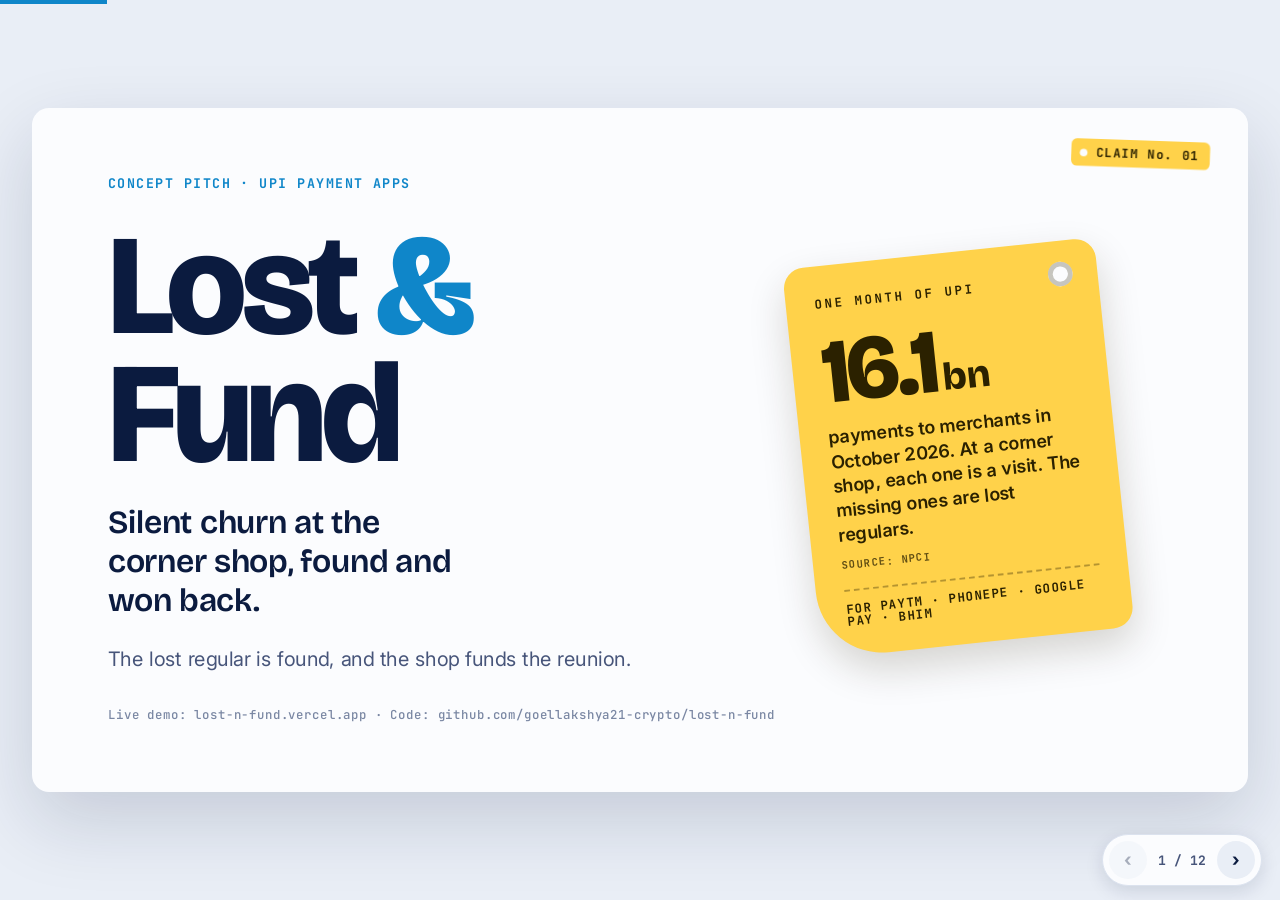
<file: pitch/index.html>
<!doctype html>
<html lang="en">
<head>
<meta charset="utf-8">
<meta name="viewport" content="width=device-width, initial-scale=1, viewport-fit=cover">
<title>Lost &amp; Fund Pitch</title>
<meta name="claude:viewport-fit-sides" content="cover">
<link rel="preconnect" href="https://fonts.googleapis.com">
<link rel="preconnect" href="https://fonts.gstatic.com" crossorigin>
<link rel="stylesheet" href="https://fonts.googleapis.com/css2?family=Bricolage+Grotesque:opsz,wght@12..96,500;12..96,700;12..96,800&family=Inter:wght@400;500;600;700&family=JetBrains+Mono:wght@500;700&display=swap">
<style>
/* Layout: a fixed 1280x720 stage scaled to the window; one slide at a time; a yellow "claim tag" (lost-property office) numbers each slide.
   Numbers rule: the only figures on these slides are public ones with a source (listed on the last slide). Nothing from the simulator. */
:root {
  --paper: #e9eef6;   /* around the stage */
  --slide: #fbfcfe;   /* slide surface */
  --ink: #0b1b3f;
  --ink-2: #47557a;
  --muted: #7a87a3;
  --rule: #dbe2ee;
  --shop: #0f86c9;    /* shop pays (also the brand accent) */
  --split: #b97f00;   /* shop + Paytm */
  --paytm: #4b3fc0;   /* Paytm pays */
  --none: #bcc5d4;    /* no offer */
  --tag: #ffd24a;     /* claim-tag yellow */
  --tag-ink: #2b2100;
  --font-display: "Bricolage Grotesque", "Segoe UI", system-ui, sans-serif;
  --font-body: "Inter", system-ui, -apple-system, "Segoe UI", Roboto, sans-serif;
  --font-mono: "JetBrains Mono", ui-monospace, Consolas, monospace;
  color-scheme: light;
}
@media (prefers-color-scheme: dark) {
  :root:not([data-theme="light"]) {
    --paper: #060b16; --slide: #0d1628; --ink: #e9eef8; --ink-2: #b3bfd6; --muted: #8592ad; --rule: #22304a;
    --shop: #2a9fd8; --split: #be8b22; --paytm: #8279e6; --none: #3a475f; --tag: #f2c230; --tag-ink: #241b00;
    color-scheme: dark;
  }
}
:root[data-theme="dark"] {
  --paper: #060b16; --slide: #0d1628; --ink: #e9eef8; --ink-2: #b3bfd6; --muted: #8592ad; --rule: #22304a;
  --shop: #2a9fd8; --split: #be8b22; --paytm: #8279e6; --none: #3a475f; --tag: #f2c230; --tag-ink: #241b00;
  color-scheme: dark;
}
* { box-sizing: border-box; }
html, body { height: 100%; }
body { margin: 0; background: var(--paper); color: var(--ink); font-family: var(--font-body); overflow: hidden;
  padding-left: max(16px, env(safe-area-inset-left, 0px)); padding-right: max(16px, env(safe-area-inset-right, 0px)); }
a { color: var(--shop); text-decoration-thickness: 1px; text-underline-offset: 3px; }

/* ---------- stage ---------- */
.viewport { position: fixed; inset: 0; }
.stage { position: absolute; left: 50%; top: 50%; width: 1280px; height: 720px; transform-origin: center center;
  background: var(--slide); border-radius: 18px; box-shadow: 0 30px 80px rgba(11, 27, 63, .16); overflow: hidden; }
.slide { position: absolute; inset: 0; padding: 64px 80px 56px; display: flex; flex-direction: column; gap: 22px;
  visibility: hidden; opacity: 0; transition: opacity .35s ease, visibility 0s linear .35s; }
.slide.active { visibility: visible; opacity: 1; transition: opacity .35s ease; }
.claim { position: absolute; top: 34px; right: 40px; font: 700 13px/1 var(--font-mono); letter-spacing: .08em;
  background: var(--tag); color: var(--tag-ink); padding: 8px 12px 8px 26px; border-radius: 6px; transform: rotate(2deg); }
.claim::before { content: ""; position: absolute; left: 9px; top: 50%; width: 8px; height: 8px; margin-top: -4px;
  border-radius: 50%; background: var(--slide); }
.eyebrow { font: 700 14px/1 var(--font-mono); letter-spacing: .14em; text-transform: uppercase; color: var(--shop); }
h1, h2, h3 { font-family: var(--font-display); margin: 0; text-wrap: balance; letter-spacing: -.02em; }
h2 { font-size: 50px; line-height: 1.05; font-weight: 800; max-width: 22ch; }
h3 { font-size: 24px; font-weight: 700; }
p { margin: 0; font-size: 21px; line-height: 1.5; color: var(--ink-2); max-width: 60ch; }
.small { font-size: 16px; color: var(--muted); }
.mark { background: linear-gradient(transparent 68%, color-mix(in srgb, var(--tag) 60%, transparent) 68%); color: var(--ink); padding: 0 2px; }
.stage.instant .slide { transition: none; }
.row { display: grid; gap: 40px; flex: 1; min-height: 0; align-items: center; }
.cols-2 { grid-template-columns: 1fr 1fr; }
.cols-2-wide { grid-template-columns: 1.05fr 1.25fr; }
.cols-3 { grid-template-columns: repeat(3, 1fr); align-items: start; flex: 0 0 auto; margin-top: 18px; }
.cols-3 .card { border-top: 4px solid var(--shop); }
.cols-3 .card h3 { font-size: 30px; line-height: 1.1; }
.cols-3 .card p { font-size: 20px; }
.stack { display: flex; flex-direction: column; gap: 16px; min-width: 0; }
.foot { font: 500 13px/1.4 var(--font-mono); color: var(--muted); letter-spacing: .02em; }

/* ---------- cover ---------- */
.cover { padding: 72px 80px; justify-content: space-between; }
.cover h1 { font-size: 150px; line-height: .9; font-weight: 800; letter-spacing: -.045em; }
.cover h1 .amp { color: var(--shop); }
.cover .sub { font: 600 34px/1.2 var(--font-display); color: var(--ink); max-width: 18ch; letter-spacing: -.01em; }
.cover-grid { display: grid; grid-template-columns: 1.4fr 1fr; gap: 40px; align-items: center; flex: 1; }
.luggage { justify-self: center; width: 330px; padding: 34px 30px 30px; border-radius: 22px 22px 22px 70px;
  background: var(--tag); color: var(--tag-ink); transform: rotate(-6deg); position: relative;
  box-shadow: 0 18px 40px rgba(43, 33, 0, .18); }
.luggage::before { content: ""; position: absolute; top: 22px; right: 26px; width: 26px; height: 26px; border-radius: 50%;
  background: var(--slide); box-shadow: inset 0 0 0 5px rgba(43, 33, 0, .25); }
.luggage .k { font: 700 13px/1 var(--font-mono); letter-spacing: .2em; }
.luggage .big { font: 800 96px/1 var(--font-display); letter-spacing: -.04em; margin: 18px 0 8px; }
.luggage .t { font: 600 19px/1.35 var(--font-body); }
.luggage .line { border-top: 2px dashed rgba(43, 33, 0, .35); margin: 18px 0 12px; }
.luggage .src { color: var(--tag-ink); opacity: .75; margin-top: 12px; }

/* ---------- real, sourced figures ---------- */
.big small, .fact b small { font-size: .42em; letter-spacing: 0; margin-left: 6px; }
.facts { display: flex; flex-direction: column; }
.fact { display: grid; grid-template-columns: 220px 1fr; gap: 22px; align-items: baseline; padding: 18px 0; border-top: 1px solid var(--rule); }
.fact:last-child { border-bottom: 1px solid var(--rule); }
.fact b { font: 800 58px/1 var(--font-display); letter-spacing: -.03em; color: var(--shop); font-variant-numeric: tabular-nums; white-space: nowrap; }
.fact p { font-size: 18px; line-height: 1.4; }
.src { display: block; margin-top: 6px; font: 700 11px/1.3 var(--font-mono); letter-spacing: .08em; text-transform: uppercase; color: var(--muted); }

/* ---------- cards, tables, lists ---------- */
.card { border: 1px solid var(--rule); border-radius: 16px; padding: 26px; display: flex; flex-direction: column; gap: 12px; min-width: 0; }
.card p { font-size: 18px; }
table.who { width: 100%; border-collapse: collapse; font-size: 18px; }
table.who th { text-align: left; font: 700 12px/1 var(--font-mono); letter-spacing: .1em; text-transform: uppercase; color: var(--muted);
  padding: 0 14px 12px 0; border-bottom: 2px solid var(--ink); }
table.who td { padding: 14px 14px 14px 0; border-bottom: 1px solid var(--rule); vertical-align: top; color: var(--ink-2); line-height: 1.35; }
table.who td:first-child { color: var(--ink); font-weight: 700; }
table.figs td:first-child { white-space: nowrap; }
.swatch { display: inline-block; width: 12px; height: 12px; border-radius: 3px; margin-right: 8px; vertical-align: 0; }
.steps { display: grid; grid-template-columns: repeat(5, 1fr); gap: 16px; flex: 1; align-items: stretch; }
.step { border-top: 4px solid var(--ink); padding-top: 18px; display: flex; flex-direction: column; gap: 10px; min-width: 0; }
.step .num { font: 700 14px/1 var(--font-mono); color: var(--muted); letter-spacing: .1em; }
.step h3 { font-size: 26px; }
.step p { font-size: 17px; }
.step.key { border-top-color: var(--shop); }
.reasons { display: grid; grid-template-columns: 1fr 1fr; gap: 26px 48px; }
.reason h3 { font-size: 27px; margin-bottom: 6px; }
.reason p { font-size: 18px; }
ul.ticks { list-style: none; margin: 0; padding: 0; display: flex; flex-direction: column; gap: 14px; }
ul.ticks li { font-size: 20px; line-height: 1.4; color: var(--ink-2); padding-left: 30px; position: relative; }
ul.ticks li::before { content: ""; position: absolute; left: 0; top: 9px; width: 14px; height: 8px; border-left: 3px solid var(--shop);
  border-bottom: 3px solid var(--shop); transform: rotate(-45deg); }
ul.ticks b { color: var(--ink); }
ul.ticks.tight { gap: 10px; }
ul.ticks.tight li { font-size: 18px; }

/* causes grouped by what they trigger */
.routes { display: grid; grid-template-columns: 1fr 1fr; gap: 28px; align-items: start; }
.route-h { font: 700 12px/1 var(--font-mono); letter-spacing: .12em; text-transform: uppercase; color: var(--muted);
  padding-bottom: 10px; border-bottom: 2px solid var(--ink); }
.route { display: grid; grid-template-columns: 12px 1fr; column-gap: 12px; row-gap: 3px; padding: 12px 0; border-bottom: 1px solid var(--rule); }
.route .swatch { margin: 5px 0 0; grid-row: span 2; }
.route b { font-size: 18px; line-height: 1.3; color: var(--ink); }
.route span { font-size: 15px; color: var(--ink-2); }

/* the filters a campaign runs through */
.gates { display: flex; flex-direction: column; border-left: 3px solid var(--rule); margin-left: 6px; }
.gate { position: relative; padding: 7px 0 7px 22px; }
.gate::before { content: ""; position: absolute; left: -8.5px; top: 13px; width: 14px; height: 14px; border-radius: 50%;
  background: var(--slide); border: 3px solid var(--shop); }
.gate:last-child::before { background: var(--shop); }
.gate b { display: block; font: 700 18px/1.25 var(--font-display); color: var(--ink); }
.gate span { display: block; font-size: 15px; line-height: 1.35; color: var(--ink-2); }

/* holdout diagram */
.flow { display: flex; flex-direction: column; }
.fbox { border: 1px solid var(--rule); border-radius: 14px; padding: 16px 18px; font-size: 16px; line-height: 1.4; color: var(--ink-2); background: var(--slide); }
.fbox b { display: block; font: 700 20px/1.25 var(--font-display); color: var(--ink); margin-bottom: 4px; }
.fsplit { display: grid; grid-template-columns: 1fr 1fr; gap: 14px; }
.fbox.treat { border-color: var(--shop); box-shadow: inset 5px 0 0 var(--shop); }
.fbox.hold { border-style: dashed; border-color: var(--muted); box-shadow: inset 5px 0 0 var(--none); }
.fbox.result { background: var(--ink); border-color: var(--ink); color: var(--slide); }
.fbox.result b { color: var(--slide); }
.arrow { width: 2px; height: 30px; margin: 0 auto; background: var(--ink-2); position: relative; }
.arrow::after { content: ""; position: absolute; left: -5px; bottom: -2px; border-left: 6px solid transparent; border-right: 6px solid transparent;
  border-top: 8px solid var(--ink-2); }

/* phone mock (the shop's alert): a wireframe, so no example values */
.mock { width: 420px; justify-self: center; border-radius: 28px; border: 1px solid var(--rule); background: var(--paper); padding: 18px;
  display: flex; flex-direction: column; gap: 12px; box-shadow: 0 18px 50px rgba(11, 27, 63, .12); }
.mock .bar { font: 700 15px/1 var(--font-body); color: var(--ink); display: flex; align-items: center; gap: 8px; }
.mock .bell { width: 24px; height: 24px; border-radius: 7px; background: var(--shop); }
.mock .wf { margin-left: auto; font: 700 10px/1 var(--font-mono); letter-spacing: .12em; text-transform: uppercase; color: var(--muted);
  border: 1px dashed var(--muted); border-radius: 5px; padding: 4px 6px; }
.mock .msg { font-size: 16px; line-height: 1.45; color: var(--ink-2); }
.mock .tiles { display: grid; grid-template-columns: repeat(3, 1fr); gap: 8px; }
.mock .tile { background: var(--slide); border: 1px solid var(--rule); border-radius: 12px; padding: 10px; }
.mock .tile small { display: block; font-size: 11px; color: var(--muted); font-weight: 600; }
.mock .ph { display: block; height: 14px; width: 72%; margin-top: 10px; border-radius: 4px; background: var(--rule); }
.mock .band { display: flex; align-items: center; gap: 12px; background: var(--slide); border: 1px solid var(--rule); border-radius: 14px; padding: 12px; }
.mock .band .ph-band { flex: none; width: 58px; height: 46px; border-radius: 10px; background: color-mix(in srgb, var(--shop) 35%, transparent); }
.mock .band span { font-size: 15px; font-weight: 600; color: var(--ink); }
.mock .cta { background: var(--shop); color: var(--slide); text-align: center; font-weight: 700; border-radius: 12px; padding: 13px; font-size: 16px; }
.mock .stmt { font: 500 13px/1.4 var(--font-mono); color: var(--ink-2); border-top: 1px dashed var(--rule); padding-top: 10px; }


/* ---------- controls ---------- */
.progress { position: fixed; top: env(safe-area-inset-top, 0px); left: 0; right: 0; height: 4px; z-index: 10; background: transparent; }
.progress i { display: block; height: 100%; background: var(--shop); width: 0; transition: width .3s ease; }
.nav { position: fixed; bottom: calc(14px + env(safe-area-inset-bottom, 0px)); right: max(18px, env(safe-area-inset-right, 0px)); z-index: 10;
  display: flex; align-items: center; gap: 8px; background: var(--slide); border: 1px solid var(--rule); border-radius: 999px; padding: 6px;
  box-shadow: 0 6px 18px rgba(11, 27, 63, .12); }
.nav button { width: 38px; height: 38px; border-radius: 50%; border: 0; background: var(--paper); color: var(--ink); font: 700 18px/1 var(--font-body); cursor: pointer; }
.nav button:hover { background: var(--rule); }
.nav button:focus-visible { outline: 3px solid var(--shop); outline-offset: 2px; }
.nav button:disabled { opacity: .35; cursor: default; }
.nav .count { font: 700 13px/1 var(--font-mono); color: var(--ink-2); min-width: 54px; text-align: center; }
@media (prefers-reduced-motion: reduce) { .slide, .slide.active, .progress i { transition: none; } }
</style>
</head>
<body>
<div class="progress" aria-hidden="true"><i id="progress"></i></div>
<div class="viewport">
<main class="stage" id="stage" aria-live="polite">

  <!-- 1 cover -->
  <section class="slide cover active" data-title="Cover">
    <div class="claim">CLAIM No. 01</div>
    <div class="eyebrow">Concept pitch · UPI payment apps</div>
    <div class="cover-grid">
      <div class="stack" style="gap:26px">
        <h1>Lost <span class="amp">&amp;</span><br>Fund</h1>
        <div class="sub">Silent churn at the corner shop, found and won back.</div>
        <p>The lost regular is found, and the shop funds the reunion.</p>
      </div>
      <div class="luggage" aria-label="16.1 billion UPI payments to merchants in October 2026, source NPCI">
        <div class="k">ONE MONTH OF UPI</div>
        <div class="big">16.1<small>bn</small></div>
        <div class="t">payments to merchants in October 2026. At a corner shop, each one is a visit. The missing ones are lost regulars.</div>
        <div class="src">Source: NPCI</div>
        <div class="line"></div>
        <div class="k" style="letter-spacing:.08em">FOR PAYTM · PHONEPE · GOOGLE PAY · BHIM</div>
      </div>
    </div>
    <div class="foot">Live demo: lost-n-fund.vercel.app · Code: github.com/goellakshya21-crypto/lost-n-fund</div>
  </section>

  <!-- 2 problem -->
  <section class="slide" data-title="The problem">
    <div class="claim">CLAIM No. 02</div>
    <div class="eyebrow">The problem</div>
    <div class="row" style="grid-template-columns:1fr 1.15fr">
      <div class="stack">
        <h2>Regulars don't leave loudly</h2>
        <p>A kirana's best customers drift to another shop, a quick-commerce app or cash. The owner notices weeks later, if ever.
          The payments app sees the drop in its data and does nothing with it.</p>
        <p><span class="mark">An app-level churn model calls them safe: they still pay on the app, just not at this shop.</span></p>
      </div>
      <div class="stack" style="gap:10px">
        <h3>The signal is already in the payments</h3>
        <div class="facts">
          <div class="fact"><b>63%</b>
            <p>of UPI's 25.5 bn transactions in October 2026 were payments to merchants.<span class="src">NPCI · UPI ecosystem statistics</span></p></div>
          <div class="fact"><b>86%</b>
            <p>of UPI merchant payments in FY2025-26 were under ₹500: small, everyday, repeat buys.<span class="src">Ministry of Finance · PIB, 30 Apr 2026</span></p></div>
          <div class="fact"><b>1.64<small>crore</small></b>
            <p>storefronts have a Paytm Soundbox. The visits are already in the data.<span class="src">Paytm · Q2 FY27 results</span></p></div>
        </div>
      </div>
    </div>
  </section>

  <!-- 3 why tools miss it -->
  <section class="slide" data-title="Why it's missed">
    <div class="claim">CLAIM No. 03</div>
    <div class="eyebrow">Why today's tools miss it</div>
    <h2>Three blind spots</h2>
    <div class="row cols-3">
      <div class="card"><h3>Churn models watch the app</h3>
        <p>They flag people leaving the app. A regular can stop coming to a shop and keep paying on the app everywhere else.</p></div>
      <div class="card"><h3>Blanket offers pay the wrong people</h3>
        <p>A regular who is travelling, or on a normal gap for them, comes back anyway. An offer buys nothing there.</p></div>
      <div class="card"><h3>Shops can't see who left</h3>
        <p>Sharing a customer's name with the shop would break NPCI and DPDP rules, so the shop can't act alone.</p></div>
    </div>
  </section>

  <!-- 4 causes -->
  <section class="slide" data-title="Why they slip">
    <div class="claim">CLAIM No. 04</div>
    <div class="eyebrow">The insight</div>
    <div class="row cols-2-wide" style="align-items:start">
      <div class="stack">
        <h2>Not every slipping regular needs an offer</h2>
        <p>Each one gets a diagnosed cause, and the cause decides who acts. <span class="mark">Only the causes an offer can fix get one.</span></p>
        <p class="small">The rest get a payments fix, a wait, an alert to merchant ops, or nothing.</p>
      </div>
      <div class="stack">
        <div class="routes">
          <div>
            <div class="route-h">Gets an offer</div>
            <div class="route"><i class="swatch" style="background:var(--shop)"></i><b>Moved to another shop</b><span>Shop pays</span></div>
            <div class="route"><i class="swatch" style="background:var(--split)"></i><b>Dropped here only (cash?)</b><span>Shop + Paytm</span></div>
            <div class="route"><i class="swatch" style="background:var(--paytm)"></i><b>Paying with another app</b><span>Paytm pays</span></div>
          </div>
          <div>
            <div class="route-h">No offer</div>
            <div class="route"><i class="swatch" style="background:var(--none)"></i><b>Travelling / area quiet</b><span>Wait and recheck</span></div>
            <div class="route"><i class="swatch" style="background:var(--none)"></i><b>Normal gap for them</b><span>Wait and recheck</span></div>
            <div class="route"><i class="swatch" style="background:var(--none)"></i><b>Payments failing</b><span>Fix payments</span></div>
            <div class="route"><i class="swatch" style="background:var(--none)"></i><b>Shop itself declining</b><span>Alert merchant ops</span></div>
            <div class="route"><i class="swatch" style="background:var(--none)"></i><b>Gone everywhere</b><span>No action</span></div>
          </div>
        </div>
        <div class="small">The causes the model diagnoses, and what each one triggers</div>
      </div>
    </div>
  </section>

  <!-- 5 how it works -->
  <section class="slide" data-title="How it works">
    <div class="claim">CLAIM No. 05</div>
    <div class="eyebrow">How it works</div>
    <h2>From a payment drop to a measured win-back</h2>
    <div class="steps">
      <div class="step"><div class="num">STEP 1</div><h3>Score</h3><p>Every customer-shop pair gets a calibrated chance of lapsing at that shop.</p></div>
      <div class="step key"><div class="num">STEP 2</div><h3>Diagnose</h3><p>Moved shop, switched app, payments failing, travelling, or a normal gap?</p></div>
      <div class="step key"><div class="num">STEP 3</div><h3>Route</h3><p>Pick the fix and who pays for it. The fix may be no offer at all.</p></div>
      <div class="step"><div class="num">STEP 4</div><h3>Offer</h3><p>Cashback sized to the customer's rhythm, sent only if it pays for whoever funds it.</p></div>
      <div class="step"><div class="num">STEP 5</div><h3>Measure</h3><p>Every run keeps a holdout, so the effect is measured against people who got nothing.</p></div>
    </div>
    <p class="small">Uses consented adults only. Pharmacies are excluded. Data stays in India.</p>
  </section>

  <!-- 6 cashback -->
  <section class="slide" data-title="Cashback">
    <div class="claim">CLAIM No. 06</div>
    <div class="eyebrow">Offer design</div>
    <h2>Cashback, not a discount at the counter</h2>
    <div class="reasons">
      <div class="reason"><h3>Nothing changes at the counter</h3><p>The customer pays the full bill and the Soundbox announces the full amount. No disputes over a short payment.</p></div>
      <div class="reason"><h3>The shop never sees who</h3><p>Its share comes off its settlement as one weekly line, so no single payment reveals who was picked.</p></div>
      <div class="reason"><h3>Abuse is easy to stop</h3><p>Paid after the payment clears: minimum bill, one qualifying payment a day, streak days, clawback on refunds.</p></div>
      <div class="reason"><h3>Any funder can pay</h3><p>The shop, Paytm, or both split one reward. A price cut at the counter can't do that.</p></div>
    </div>
  </section>

  <!-- 7 shop view -->
  <section class="slide" data-title="The shop's view">
    <div class="claim">CLAIM No. 07</div>
    <div class="eyebrow">What the shop sees</div>
    <div class="row cols-2">
      <div class="mock" aria-label="Wireframe of the shop's alert">
        <div class="bar"><span class="bell"></span>Lost &amp; Fund alert<span class="wf">Wireframe</span></div>
        <div class="msg">Some of your regulars are coming less. Send them Lost &amp; Fund cashback? Paytm picks them; you won't see names.</div>
        <div class="tiles">
          <div class="tile"><small>Budget, at most</small><i class="ph"></i></div>
          <div class="tile"><small>Expected cost</small><i class="ph"></i></div>
          <div class="tile"><small>Likely extra sales</small><i class="ph"></i></div>
        </div>
        <div class="band"><i class="ph-band" aria-hidden="true"></i><span>regular customers are coming less, shown as a band</span></div>
        <div class="cta">Approve budget</div>
        <div class="stmt">Weekly settlement: one Lost &amp; Fund cashback line</div>
      </div>
      <div class="stack">
        <h2>Approve a budget, never see who</h2>
        <ul class="ticks">
          <li>Count shown as a <b>band</b>, never an exact number</li>
          <li>A <b>minimum group size</b> per alert; smaller groups wait in a queue</li>
          <li>Costs <b>rounded</b>; sales shown as a <b>range</b></li>
          <li>Consent checked <b>before sending and at every payment</b></li>
          <li><b>Autopilot:</b> approve a monthly budget once</li>
        </ul>
      </div>
    </div>
  </section>

  <!-- 8 model -->
  <section class="slide" data-title="The model">
    <div class="claim">CLAIM No. 08</div>
    <div class="eyebrow">The model</div>
    <div class="row cols-2" style="align-items:start">
      <div class="stack">
        <h2>Probabilities you can price with</h2>
        <p>The offer economics multiply by this probability, so it has to be right. A model prices offers only after it passes these checks.</p>
        <p class="small">Built and tested on simulated data so far. Its real accuracy is measured on pilot data, and only then reported.</p>
      </div>
      <ul class="ticks">
        <li><b>Out-of-time test:</b> trained on past snapshots, scored on a later month it never saw</li>
        <li><b>Beats a simple baseline:</b> compared with a logistic regression on the same pairs</li>
        <li><b>Calibrated:</b> predicted and actual lapse rates checked decile by decile, cross-fitted so it isn't graded on its own homework</li>
        <li><b>Promoted only if it isn't worse:</b> otherwise the new model runs as a shadow</li>
        <li><b>Watched every run:</b> input drift and kill switches on opt-outs, complaints and budget burn</li>
      </ul>
    </div>
  </section>

  <!-- 9 one campaign -->
  <section class="slide" data-title="One campaign">
    <div class="claim">CLAIM No. 09</div>
    <div class="eyebrow">One campaign, end to end</div>
    <div class="row cols-2" style="align-items:start">
      <div class="stack">
        <h2>Few offers, each one earned</h2>
        <p>Each filter removes people an offer can't help or can't pay for.</p>
        <ul class="ticks tight">
          <li>Shops get an <b>anonymous count</b>, never names</li>
          <li>Paytm funds app-switch offers <b>without asking the shop</b></li>
          <li>Small groups <b>wait</b>, so no shop can guess who</li>
        </ul>
      </div>
      <div class="gates" aria-label="Filters each customer-shop pair passes before cashback">
        <div class="gate"><b>Slipping and overdue</b><span>Late against their own rhythm at this shop</span></div>
        <div class="gate"><b>Routed to an offer</b><span>The cause is one an offer can fix</span></div>
        <div class="gate"><b>Passes anti-abuse caps</b><span>Frequency caps and a limit on repeat win-backs</span></div>
        <div class="gate"><b>Pays for itself</b><span>For whoever funds it, or the offer shrinks until it does</span></div>
        <div class="gate"><b>Within budgets</b><span>The shop's monthly budget and Paytm's programme budget</span></div>
        <div class="gate"><b>Shop stays anonymous</b><span>Groups below the minimum wait in a queue</span></div>
        <div class="gate"><b>Holdout kept aside</b><span>A random group gets nothing, for measurement</span></div>
        <div class="gate"><b>Cashback paid</b><span>Only after a qualifying payment clears</span></div>
      </div>
    </div>
  </section>

  <!-- 10 measurement -->
  <section class="slide" data-title="Measurement">
    <div class="claim">CLAIM No. 10</div>
    <div class="eyebrow">Measured against a holdout</div>
    <div class="row cols-2-wide" style="align-items:start">
      <div class="stack">
        <h2>Measured against people who got nothing</h2>
        <p>Every run holds back a random group of eligible customers. The win-back effect is the gap between the two groups, not a before-and-after story.</p>
        <p><span class="mark">If a sample is too small to prove an effect, the report says so, and weekly runs are pooled until it can.</span></p>
        <p class="small">Adjusted for past visits; errors clustered by shop.</p>
      </div>
      <div class="flow" aria-label="Holdout design: eligible customers split at random into an offer group and a holdout, then compared">
        <div class="fbox"><b>Eligible customers in this run</b>Only people who passed every filter</div>
        <div class="arrow" aria-hidden="true"></div>
        <div class="fsplit">
          <div class="fbox treat"><b>Get the offer</b>Cashback goes out as designed</div>
          <div class="fbox hold"><b>Random holdout</b>Same filters, no offer, picked within each shop</div>
        </div>
        <div class="arrow" aria-hidden="true"></div>
        <div class="fbox result"><b>Compare the two groups</b>Did they come back, and keep coming after the offer ended? The gap is the effect, with its confidence range.</div>
      </div>
    </div>
  </section>

  <!-- 11 who gains -->
  <section class="slide" data-title="Who gains">
    <div class="claim">CLAIM No. 11</div>
    <div class="eyebrow">Who gains</div>
    <h2>Everyone gains</h2>
    <div class="row cols-3">
      <div class="card"><div class="eyebrow" style="color:var(--shop)">The shop</div><h3>Keeps its regulars</h3>
        <p>Pays only when a lost regular comes back and pays. Sees a count, never a name.</p></div>
      <div class="card" style="border-top-color:var(--paytm)"><div class="eyebrow" style="color:var(--paytm)">Paytm</div><h3>Keeps payments on its rails</h3>
        <p>Wins back scan-and-pay lost to rival apps, and keeps users active.</p></div>
      <div class="card" style="border-top-color:var(--split)"><div class="eyebrow" style="color:var(--split)">The customer</div><h3>Gets cashback</h3>
        <p>No code to remember, and one tap to stop the offers.</p></div>
    </div>
    <p class="small">How much each party gains is what the pilot measures.</p>
  </section>

  <!-- 12 sources -->
  <section class="slide" data-title="Sources">
    <div class="claim">CLAIM No. 12</div>
    <div class="eyebrow">Appendix · Sources</div>
    <h2>Every number in this deck, with its proof</h2>
    <table class="who figs">
      <thead><tr><th>Figure</th><th>What it is</th><th>Source</th></tr></thead>
      <tbody>
        <tr><td>25.5 bn</td><td>UPI transactions in October 2026 (25,466.70 million)</td>
          <td><a href="https://www.npci.org.in/product/upi/product-statistics" target="_blank" rel="noopener">NPCI, UPI Product Statistics</a></td></tr>
        <tr><td>16.1 bn · 63%</td><td>Person-to-merchant (P2M) UPI transactions in October 2026: 16,094.46 million of 25,466.70 million</td>
          <td><a href="https://www.npci.org.in/product/ecosystem-statistics/upi" target="_blank" rel="noopener">NPCI, UPI Ecosystem Statistics, P2P and P2M tab</a></td></tr>
        <tr><td>86%</td><td>Share of P2M payments below ₹500, FY2025-26</td>
          <td><a href="https://www.pib.gov.in/PressReleasePage.aspx?PRID=2257087&amp;reg=48&amp;lang=2" target="_blank" rel="noopener">Ministry of Finance, PIB release 2257087, 30 Apr 2026</a></td></tr>
        <tr><td>1.64 crore</td><td>Storefronts with a Paytm Soundbox, Q2 FY27 (quarter to 30 Sep 2026)</td>
          <td><a href="https://paytm.com/blog/investor-relations/paytm-q2-fy27-results-pat-225-crore-ebitda-rises-90-to-270-crore/" target="_blank" rel="noopener">Paytm Q2 FY27 results, Oct 2026</a></td></tr>
      </tbody>
    </table>
    <p class="small">Lost &amp; Fund was built and tested on simulated data. No simulated figure appears in this deck; the pilot measures the real ones.</p>
  </section>

</main>
</div>

<nav class="nav" aria-label="Slides">
  <button id="prev" aria-label="Previous slide">‹</button>
  <span class="count" id="count">1 / 12</span>
  <button id="next" aria-label="Next slide">›</button>
</nav>

<script>
(function () {
  'use strict';
  const stage = document.getElementById('stage');
  const slides = [...stage.querySelectorAll('.slide')];
  let cur = 0;

  /* ---------- fit the 1280x720 stage to the window ---------- */
  function fit() {
    const pad = window.innerWidth < 700 ? 24 : 64;
    const s = Math.min((window.innerWidth - pad) / 1280, (window.innerHeight - pad - 40) / 720);
    stage.style.transform = `translate(-50%, -50%) scale(${Math.max(s, 0.1)})`;
  }
  window.addEventListener('resize', fit);
  fit();

  /* ---------- navigation ---------- */
  const count = document.getElementById('count'), prog = document.getElementById('progress');
  const prev = document.getElementById('prev'), next = document.getElementById('next');
  function show(i, fromHash) {
    i = Math.max(0, Math.min(slides.length - 1, i));
    if (i !== cur) {
      slides[cur].classList.remove('active');
      slides[i].classList.add('active');
      cur = i;
    }
    count.textContent = `${i + 1} / ${slides.length}`;
    prog.style.width = `${((i + 1) / slides.length) * 100}%`;
    prev.disabled = i === 0;
    next.disabled = i === slides.length - 1;
    document.title = i === 0 ? 'Lost & Fund Pitch' : `Lost & Fund Pitch · ${slides[i].dataset.title}`;
    if (!fromHash) {
      const h = '#slide-' + (i + 1);
      try { if (location.hash !== h) history.replaceState(null, '', h); } catch (err) { /* sandboxed frame: keep going */ }
    }
  }
  const fromLocation = () => { const m = /^#slide-(\d+)$/.exec(location.hash); return m ? +m[1] - 1 : 0; };
  prev.addEventListener('click', () => show(cur - 1));
  next.addEventListener('click', () => show(cur + 1));
  window.addEventListener('hashchange', () => show(fromLocation(), true));
  document.addEventListener('keydown', e => {
    if (e.altKey || e.ctrlKey || e.metaKey) return;
    if (e.target.closest && e.target.closest('a') && (e.key === 'Enter' || e.key === ' ')) return;  // let source links open
    if (['ArrowRight', 'ArrowDown', 'PageDown', ' ', 'Enter'].includes(e.key)) { e.preventDefault(); show(cur + 1); }
    else if (['ArrowLeft', 'ArrowUp', 'PageUp', 'Backspace'].includes(e.key)) { e.preventDefault(); show(cur - 1); }
    else if (e.key === 'Home') show(0);
    else if (e.key === 'End') show(slides.length - 1);
  });
  let sx = null;
  document.addEventListener('pointerdown', e => { if (e.pointerType !== 'mouse') sx = e.clientX; });
  document.addEventListener('pointerup', e => {
    if (sx === null) return;
    const dx = e.clientX - sx; sx = null;
    if (Math.abs(dx) > 50) show(cur + (dx < 0 ? 1 : -1));
  });
  stage.classList.add('instant');          // opening on a linked slide: no crossfade from the cover
  show(fromLocation(), true);
  requestAnimationFrame(() => requestAnimationFrame(() => stage.classList.remove('instant')));
})();
</script>
</body>
</html>
</file>
